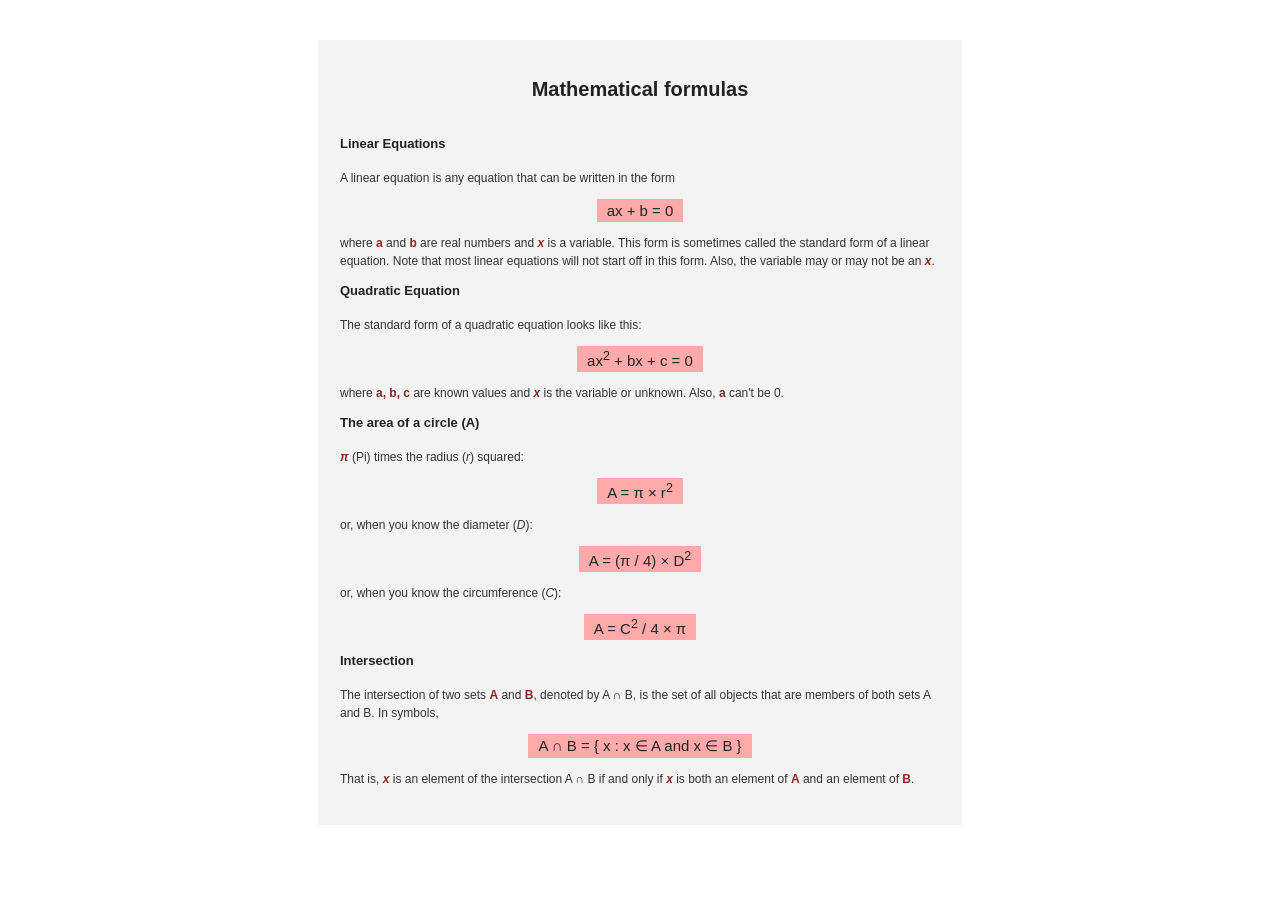
<file: formula.html>
<!DOCTYPE html>
<html lang="en">
<head>
    <meta charset="UTF-8">
    <meta name="viewport" content="width=device-width, initial-scale=1.0">
    <title>Mathematical Formulas</title>
    <link rel="stylesheet" href="formula.css">
</head>
<body>

    <main class="container">

        <h1>Mathematical formulas</h1>

        <section>
            <h3>Linear Equations</h3>

            <p>
                A linear equation is any equation that can be written in the form
            </p>

            <div class="formula">ax + b = 0</div>

            <p>
                where <strong>a</strong> and <strong>b</strong> are real numbers
                and <strong><i>x</i></strong> is a variable.
                This form is sometimes called the standard form of a linear equation.
                Note that most linear equations will not start off in this form.
                Also, the variable may or may not be an <strong><i>x</i></strong>.
            </p>
        </section>

        <section>
            <h3>Quadratic Equation</h3>

            <p>
                The standard form of a quadratic equation looks like this:
            </p>

            <div class="formula">ax<sup>2</sup> + bx + c = 0</div>

            <p>
                where <strong>a, b, c</strong> are known values and
                <strong><i>x</i></strong> is the variable or unknown.
                Also, <strong>a</strong> can't be 0.
            </p>
        </section>

        <section>
            <h3>The area of a circle (A)</h3>

            <p>
                <strong><i>π</i></strong> (Pi) times the radius (<i>r</i>) squared:
            </p>

            <div class="formula">A = π × r<sup>2</sup></div>

            <p>or, when you know the diameter (<i>D</i>):</p>

            <div class="formula">A = (π / 4) × D<sup>2</sup></div>

            <p>or, when you know the circumference (<i>C</i>):</p>

            <div class="formula">A = C<sup>2</sup> / 4 × π</div>
        </section>

        <section>
            <h3>Intersection</h3>

            <p>
                The intersection of two sets <strong>A</strong> and
                <strong>B</strong>, denoted by A ∩ B, is the set of all
                objects that are members of both sets A and B. In symbols,
            </p>

            <div class="formula">
                A ∩ B = { x : x ∈ A and x ∈ B }
            </div>

            <p>
                That is, <strong><i>x</i></strong> is an element of the
                intersection A ∩ B if and only if <strong><i>x</i></strong>
                is both an element of <strong>A</strong> and an element
                of <strong>B</strong>.
            </p>
        </section>

    </main>

</body>
</html>
</file>
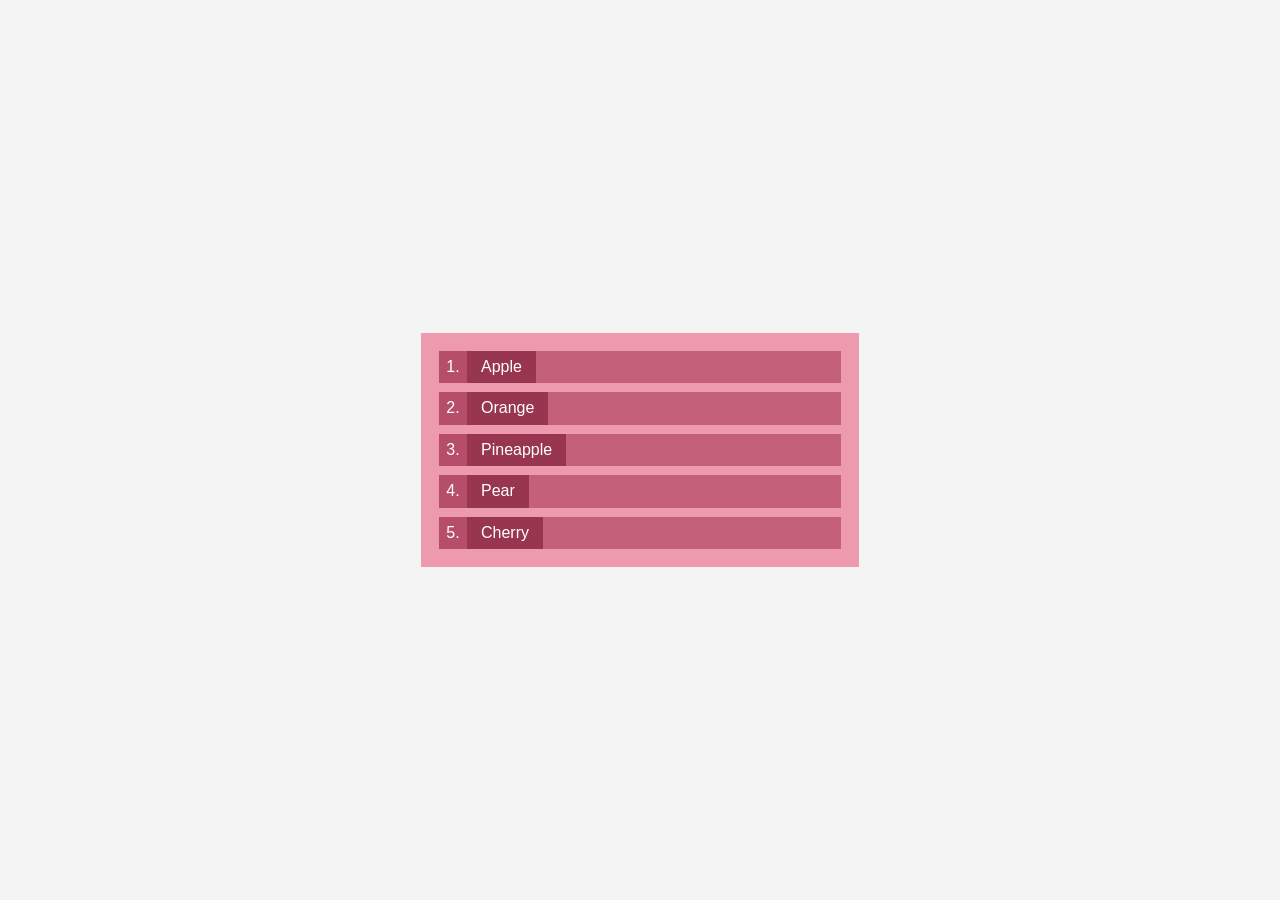
<file: fruit.html>
<!doctype html>
<html lang="en">
<head>
  <meta charset="utf-8">
  <meta name="viewport" content="width=device-width, initial-scale=1">
  <title>Fruit List</title>
  <style>
    * { box-sizing: border-box; }

    body {
      margin: 0;
      min-height: 100vh;
      display: grid;
      place-items: center;
      padding: 32px 18px;
      background: #f4f4f4;
      font: 16px/1.4 Arial, sans-serif;
    }

    .fruit-list {
      width: min(438px, 100%);
      margin: 0;
      padding: 18px;
      list-style: none;
      background: #ee9aae;
    }

    .fruit-list li {
      min-height: 29px;
      margin: 0 0 9px;
      padding: 0;
      color: #fff;
      background: #c46078;
    }

    .fruit-list li:last-child {
      margin-bottom: 0;
    }

    .number {
      display: inline-block;
      width: 28px;
      padding: 5px 0;
      text-align: center;
      background: #b64e69;
    }

    .fruit {
      display: inline-block;
      padding: 5px 14px;
      background: #98364f;
    }
  </style>
</head>
<body>
  <ol class="fruit-list" aria-label="Fruit">
    <li><span class="number">1.</span><span class="fruit">Apple</span></li>
    <li><span class="number">2.</span><span class="fruit">Orange</span></li>
    <li><span class="number">3.</span><span class="fruit">Pineapple</span></li>
    <li><span class="number">4.</span><span class="fruit">Pear</span></li>
    <li><span class="number">5.</span><span class="fruit">Cherry</span></li>
  </ol>
</body>
</html>
</file>
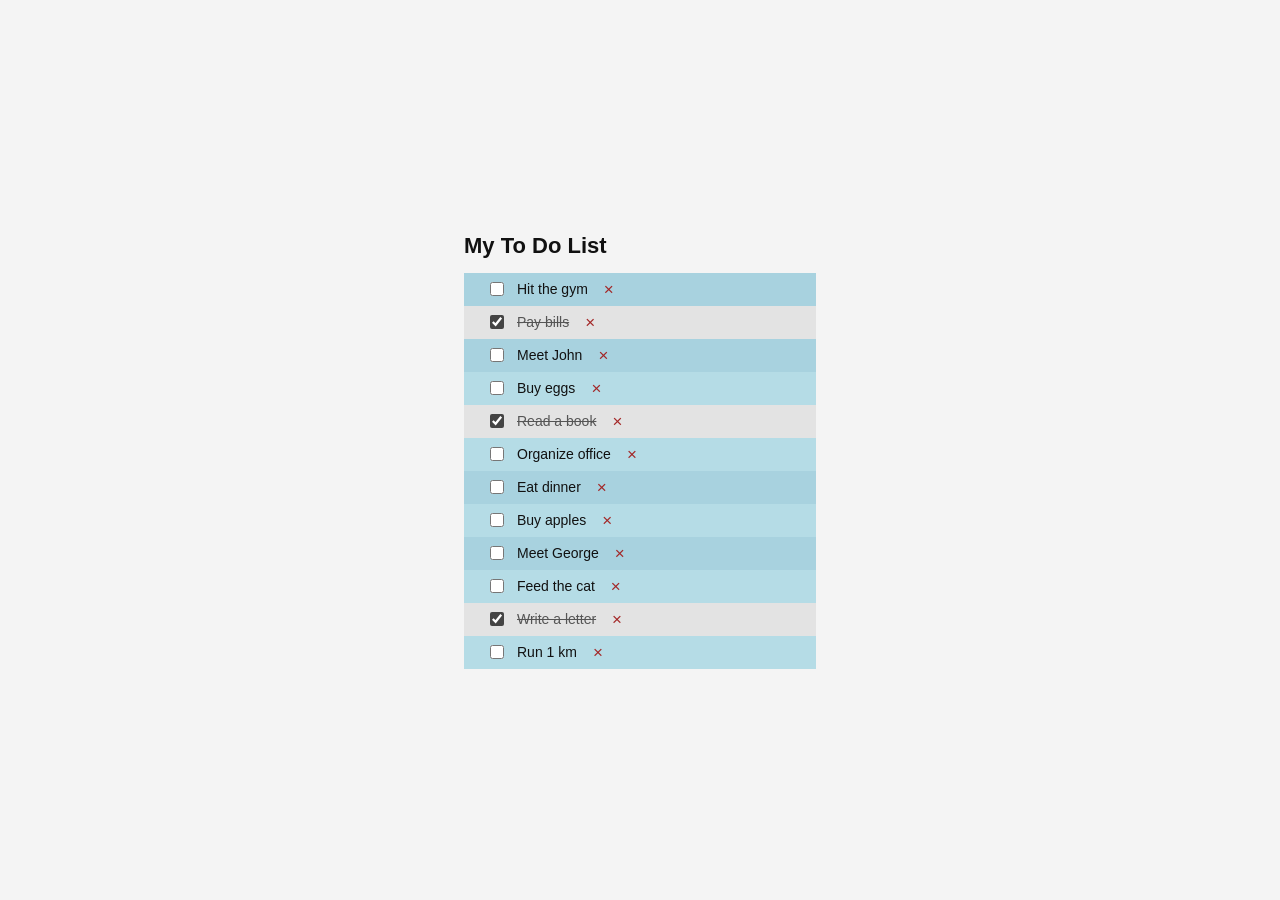
<file: fruit2.html>
<!doctype html>
<html lang="en">
<head>
  <meta charset="utf-8">
  <meta name="viewport" content="width=device-width, initial-scale=1">
  <title>My To Do List</title>
  <style>
    * { box-sizing: border-box; }

    body {
      margin: 0;
      min-height: 100vh;
      display: grid;
      place-items: center;
      padding: 28px 16px;
      background: #f4f4f4;
      color: #111;
      font: 14px/1.4 Arial, sans-serif;
    }

    main {
      width: min(352px, 100%);
    }

    h1 {
      margin: 0 0 11px;
      font-size: 22px;
    }

    ul {
      margin: 0;
      padding: 0;
      list-style: none;
    }

    li {
      display: flex;
      align-items: center;
      min-height: 33px;
      padding: 0 16px;
      background: #a8d2df;
    }

    li:nth-child(even) {
      background: #b5dce6;
    }

    li.done {
      background: #e3e3e3;
    }

    input {
      width: 14px;
      height: 14px;
      margin: 0 13px 0 10px;
      accent-color: #444;
      cursor: pointer;
    }

    label {
      flex: 0 1 auto;
      cursor: pointer;
    }

    .done label {
      color: #555;
      text-decoration: line-through;
    }

    button {
      margin-left: 12px;
      padding: 2px 4px;
      border: 0;
      background: transparent;
      color: #a32626;
      font-size: 17px;
      line-height: 1;
      cursor: pointer;
    }

    button:hover,
    button:focus-visible {
      color: #650d0d;
    }
  </style>
</head>
<body>
  <main>
    <h1>My To Do List</h1>

    <ul id="tasks" aria-label="Tasks">
      <li>
        <input id="task-1" type="checkbox">
        <label for="task-1">Hit the gym</label>
        <button type="button" aria-label="Remove Hit the gym">×</button>
      </li>
      <li class="done">
        <input id="task-2" type="checkbox" checked>
        <label for="task-2">Pay bills</label>
        <button type="button" aria-label="Remove Pay bills">×</button>
      </li>
      <li>
        <input id="task-3" type="checkbox">
        <label for="task-3">Meet John</label>
        <button type="button" aria-label="Remove Meet John">×</button>
      </li>
      <li>
        <input id="task-4" type="checkbox">
        <label for="task-4">Buy eggs</label>
        <button type="button" aria-label="Remove Buy eggs">×</button>
      </li>
      <li class="done">
        <input id="task-5" type="checkbox" checked>
        <label for="task-5">Read a book</label>
        <button type="button" aria-label="Remove Read a book">×</button>
      </li>
      <li>
        <input id="task-6" type="checkbox">
        <label for="task-6">Organize office</label>
        <button type="button" aria-label="Remove Organize office">×</button>
      </li>
      <li>
        <input id="task-7" type="checkbox">
        <label for="task-7">Eat dinner</label>
        <button type="button" aria-label="Remove Eat dinner">×</button>
      </li>
      <li>
        <input id="task-8" type="checkbox">
        <label for="task-8">Buy apples</label>
        <button type="button" aria-label="Remove Buy apples">×</button>
      </li>
      <li>
        <input id="task-9" type="checkbox">
        <label for="task-9">Meet George</label>
        <button type="button" aria-label="Remove Meet George">×</button>
      </li>
      <li>
        <input id="task-10" type="checkbox">
        <label for="task-10">Feed the cat</label>
        <button type="button" aria-label="Remove Feed the cat">×</button>
      </li>
      <li class="done">
        <input id="task-11" type="checkbox" checked>
        <label for="task-11">Write a letter</label>
        <button type="button" aria-label="Remove Write a letter">×</button>
      </li>
      <li>
        <input id="task-12" type="checkbox">
        <label for="task-12">Run 1 km</label>
        <button type="button" aria-label="Remove Run 1 km">×</button>
      </li>
    </ul>
  </main>

  <script>
    document.querySelectorAll("#tasks li").forEach((item) => {
      const checkbox = item.querySelector("input");

      checkbox.addEventListener("change", () => {
        item.classList.toggle("done", checkbox.checked);
      });

      item.querySelector("button").addEventListener("click", () => {
        item.remove();
      });
    });
  </script>
</body>
</html>
</file>
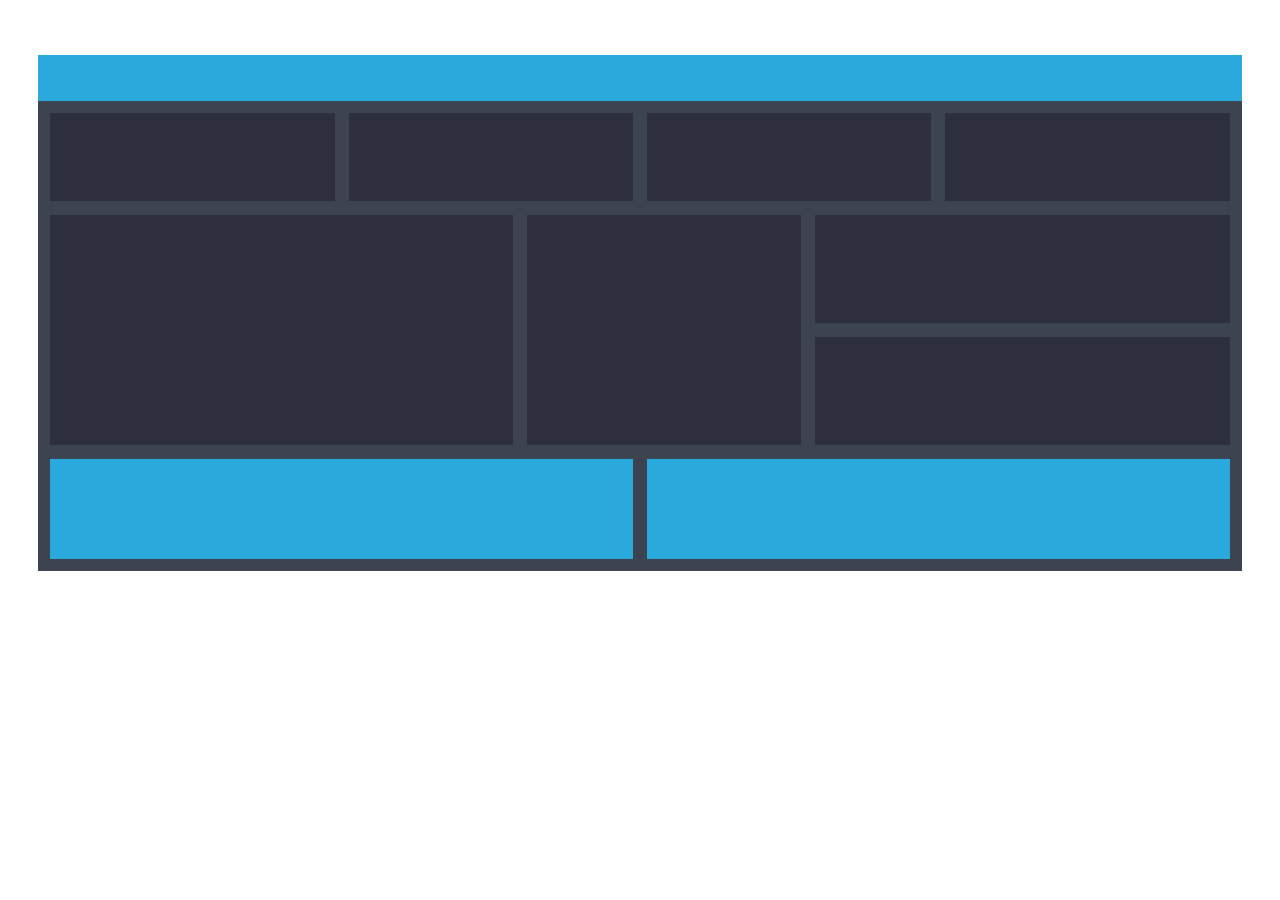
<file: maket2.html>
<!DOCTYPE html>
<html lang="ru">
<head>
  <meta charset="UTF-8">
  <meta name="viewport" content="width=device-width, initial-scale=1">
  <title>Макет с float</title>
  <link rel="stylesheet" href="maket2.css">
</head>
<body>
  <div class="page">
    <header class="header"></header>

    <main class="content">
      <section class="top-row">
        <div class="box"></div>
        <div class="box"></div>
        <div class="box"></div>
        <div class="box"></div>
      </section>

      <section class="middle-row">
        <div class="box large"></div>
        <div class="box tall"></div>
        <div class="right-column">
          <div class="box"></div>
          <div class="box"></div>
        </div>
      </section>

      <section class="bottom-row">
        <div class="box"></div>
        <div class="box"></div>
      </section>
    </main>
  </div>
</body>
</html>
</file>
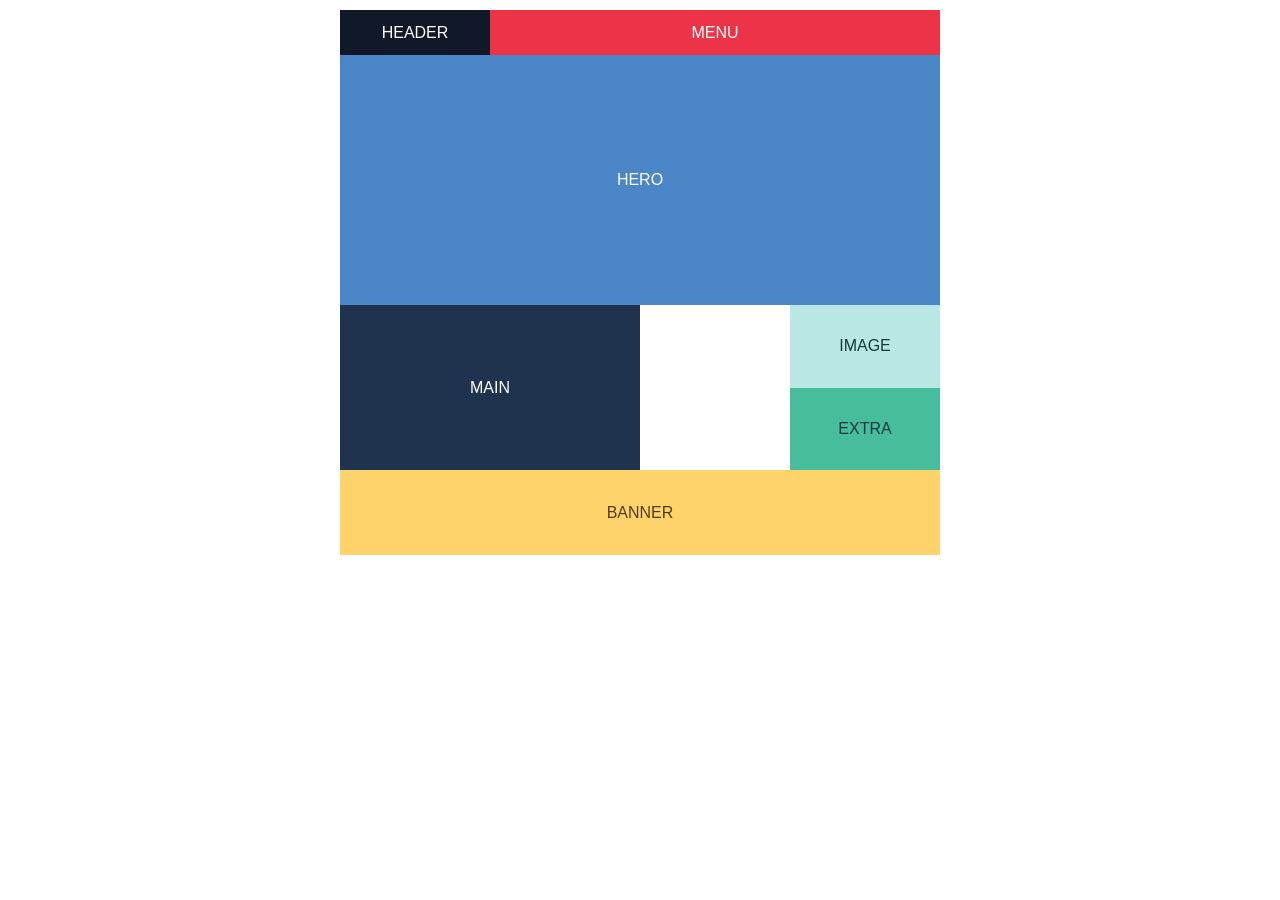
<file: maket3.html>
<!DOCTYPE html>
<html lang="ru">
<head>
  <meta charset="UTF-8">
  <meta name="viewport" content="width=device-width, initial-scale=1">
  <title>Flexbox-макет</title>
  <link rel="stylesheet" href="maket3.css">
</head>
<body>
  <div class="page">
    <header class="header">
      <div class="header-title">HEADER</div>
      <nav class="menu">MENU</nav>
    </header>

    <section class="hero">HERO</section>

    <main class="content">
      <section class="main">MAIN</section>
      <div class="empty"></div>
      <aside class="side">
        <div class="image">IMAGE</div>
        <div class="extra">EXTRA</div>
      </aside>
    </main>

    <footer class="banner">BANNER</footer>
  </div>
</body>
</html>
</file>
<file: papka.html>
<!DOCTYPE html> <html lang="ru"> <head> <meta charset="UTF-8"> <meta name="viewport" content="width=device-width, initial-scale=1.0"> <title>квадраты</title> <style> * { box-sizing: border-box; } body { margin: 0; min-height: 100vh; overflow: hidden; background: white; } .group { position: absolute; top: 100px; left: 100%; display: flex; align-items: center; animation: move-left 6s linear infinite; } .square { width: 180px; height: 140px; } .red { background: red; } .blue { background: blue; margin-left: -130px; margin-top: 75px; z-index: 1; } .green { background: green; margin-left: -90px; margin-top: 40px; z-index: 2; } @keyframes move-left { from { transform: translateX(0); } to { transform: translateX(-500px); } } </style> </head> <body> <div class="group"> <div class="square red"></div> <div class="square blue"></div> <div class="square green"></div> </div> </body> </html>
</file>
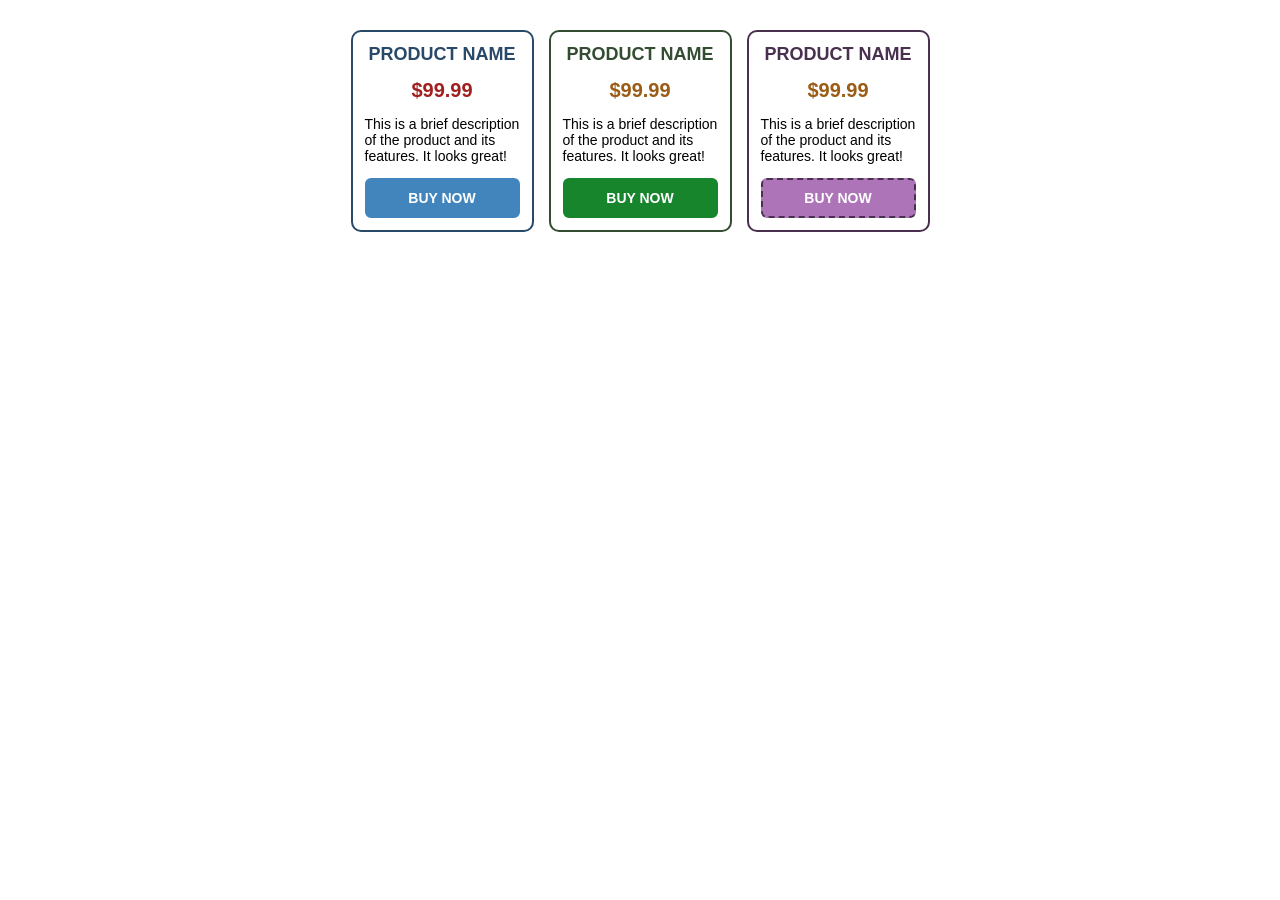
<file: product.html>
<!DOCTYPE html>
<html lang="en">
<head>
    <meta charset="UTF-8">
    <meta name="viewport" content="width=device-width, initial-scale=1.0">
    <title>Product Cards</title>
    <link rel="stylesheet" href="product.css">
</head>
<body>

    <main class="products">

        <!-- First product -->
        <div class="product-card blue">
            <h2>PRODUCT NAME</h2>
            <div class="price">$99.99</div>
            <p>
                This is a brief description of the product and its
                features. It looks great!
            </p>
            <button>BUY NOW</button>
        </div>

        <!-- Second product -->
        <div class="product-card green">
            <h2>PRODUCT NAME</h2>
            <div class="price">$99.99</div>
            <p>
                This is a brief description of the product and its
                features. It looks great!
            </p>
            <button>BUY NOW</button>
        </div>

        <!-- Third product -->
        <div class="product-card purple">
            <h2>PRODUCT NAME</h2>
            <div class="price">$99.99</div>
            <p>
                This is a brief description of the product and its
                features. It looks great!
            </p>
            <button>BUY NOW</button>
        </div>

    </main>

</body>
</html>
</file>
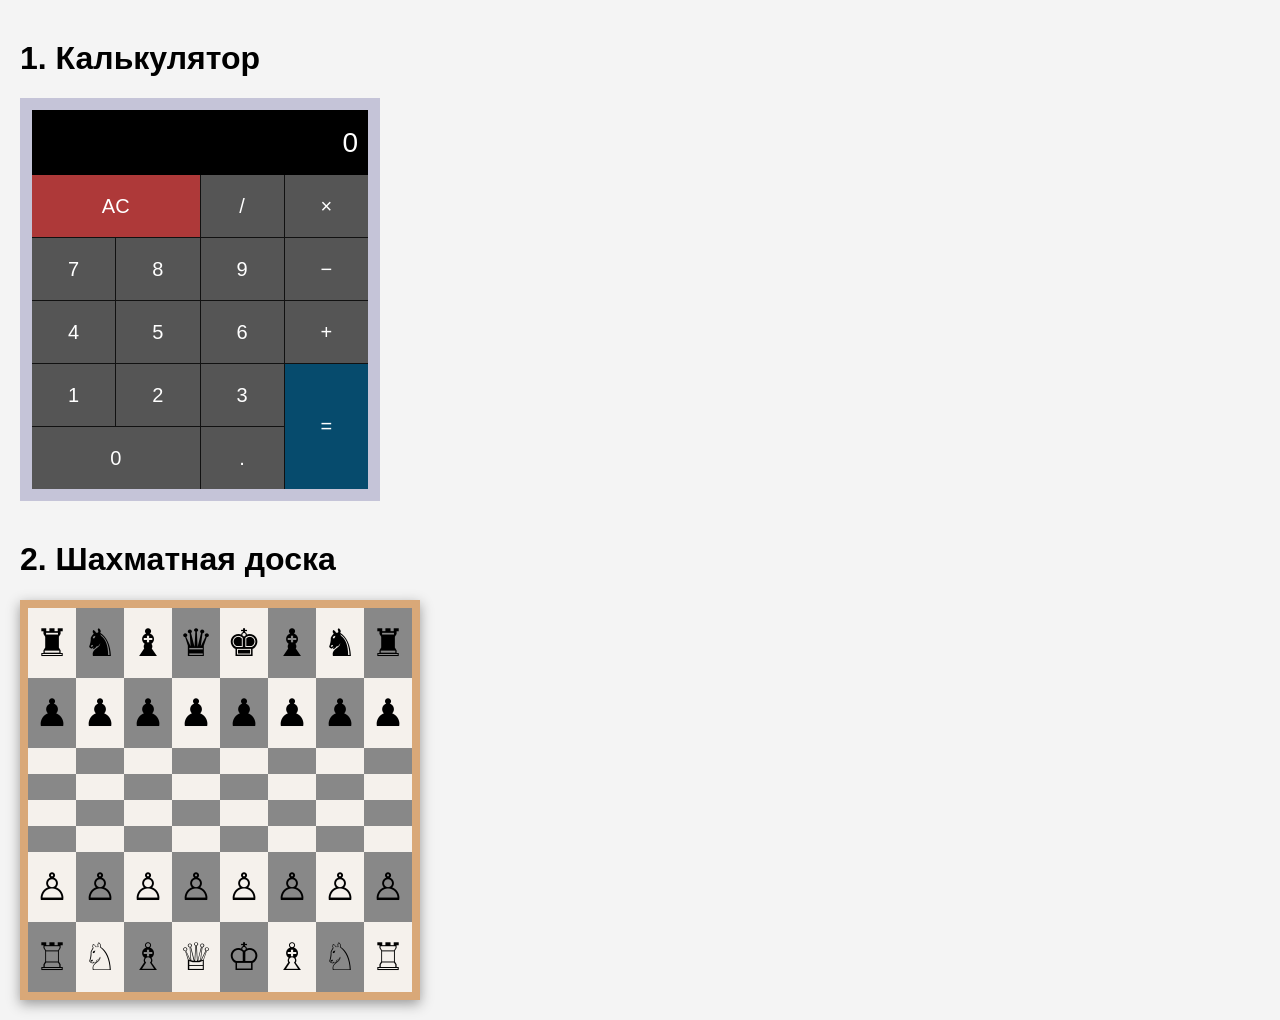
<file: shahmati.html>
<!DOCTYPE html>
<html lang="ru">
<head>
  <meta charset="UTF-8">
  <meta name="viewport" content="width=device-width, initial-scale=1">
  <title>Практика: Grid, калькулятор и шахматы</title>

  <style>
    * {
      box-sizing: border-box;
    }

    body {
      margin: 20px;
      font-family: Arial, sans-serif;
      background: #f4f4f4;
    }

    h1 {
      margin-top: 40px;
    }

    

    /* 1. Калькулятор */
    .calculator {
      width: min(360px, 100%);
      padding: 12px;
      background: #c5c4d8;
    }

    .display {
      display: flex;
      min-height: 65px;
      align-items: center;
      justify-content: flex-end;
      overflow: hidden;
      padding: 10px;
      background: #000;
      color: white;
      font-size: 28px;
    }

    .keys {
      display: grid;
      grid-template-columns: repeat(4, 1fr);
      grid-auto-rows: 62px;
      gap: 1px;
      background: #111;
    }

    .keys button {
      border: 0;
      background: #555;
      color: white;
      font-size: 20px;
      cursor: pointer;
    }

    .keys button:hover {
      background: #777;
    }

    .keys .clear {
      grid-column: span 2;
      background: #ae3939;
    }

    .keys .zero {
      grid-column: span 2;
    }

    .keys .equals {
      grid-column: 4;
      grid-row: 4 / span 2;
      background: #064b6d;
    }

    /* 2. Шахматная доска */
    .chess {
      display: grid;
      grid-template-columns: repeat(8, 1fr);
      width: min(400px, 100%);
      aspect-ratio: 1;
      border: 8px solid #d9a878;
      box-shadow: 0 4px 12px #999;
    }

    .square {
      display: grid;
      place-items: center;
      font-size: clamp(20px, 6vw, 38px);
    }

    .light { background: #f5f1ec; }
    .dark  { background: #888; }

    @media (max-width: 500px) {
      .layout {
        grid-template-rows: 40px 130px 120px 60px;
      }
    }
  </style>
</head>

<body>
  <h1>1. Калькулятор</h1>

  <section class="calculator">
    <div class="display" id="display">0</div>
    <div class="keys">
      <button class="clear" data-action="clear">AC</button>
      <button data-action="operator" data-value="/">/</button>
      <button data-action="operator" data-value="*">×</button>

      <button data-value="7">7</button>
      <button data-value="8">8</button>
      <button data-value="9">9</button>
      <button data-action="operator" data-value="-">−</button>

      <button data-value="4">4</button>
      <button data-value="5">5</button>
      <button data-value="6">6</button>
      <button data-action="operator" data-value="+">+</button>

      <button data-value="1">1</button>
      <button data-value="2">2</button>
      <button data-value="3">3</button>
      <button class="equals" data-action="equals">=</button>

      <button class="zero" data-value="0">0</button>
      <button data-action="decimal">.</button>
    </div>
  </section>

  <h1>2. Шахматная доска</h1>

  <section class="chess" id="chess"></section>

  <script>
    // Работа калькулятора
    const display = document.querySelector("#display");
    let current = "0";
    let previous = null;
    let operator = null;
    let shouldReset = false;

    function show(value) {
      display.textContent = value;
    }

    document.querySelector(".keys").addEventListener("click", (event) => {
      const button = event.target.closest("button");
      if (!button) return;

      const { action, value } = button.dataset;

      if (action === "clear") {
        current = "0";
        previous = null;
        operator = null;
        show(current);
        return;
      }

      if (action === "operator") {
        previous = Number(current);
        operator = value;
        shouldReset = true;
        return;
      }

      if (action === "decimal") {
        if (shouldReset) {
          current = "0";
          shouldReset = false;
        }
        if (!current.includes(".")) current += ".";
        show(current);
        return;
      }

      if (action === "equals") {
        if (operator === null || previous === null) return;

        const a = previous;
        const b = Number(current);
        let result;

        if (operator === "+") result = a + b;
        if (operator === "-") result = a - b;
        if (operator === "*") result = a * b;
        if (operator === "/") result = b === 0 ? "Ошибка" : a / b;

        current = String(result);
        previous = null;
        operator = null;
        shouldReset = true;
        show(current);
        return;
      }

      if (shouldReset) {
        current = value;
        shouldReset = false;
      } else {
        current = current === "0" ? value : current + value;
      }

      show(current);
    });

    // Создание доски и расстановка фигур Unicode
    const chess = document.querySelector("#chess");
    const board = [
      ["♜", "♞", "♝", "♛", "♚", "♝", "♞", "♜"],
      ["♟", "♟", "♟", "♟", "♟", "♟", "♟", "♟"],
      ["", "", "", "", "", "", "", ""],
      ["", "", "", "", "", "", "", ""],
      ["", "", "", "", "", "", "", ""],
      ["", "", "", "", "", "", "", ""],
      ["♙", "♙", "♙", "♙", "♙", "♙", "♙", "♙"],
      ["♖", "♘", "♗", "♕", "♔", "♗", "♘", "♖"]
    ];

    board.forEach((row, rowIndex) => {
      row.forEach((piece, columnIndex) => {
        const square = document.createElement("div");
        square.className =
          "square " + ((rowIndex + columnIndex) % 2 === 0 ? "light" : "dark");
        square.textContent = piece;
        chess.appendChild(square);
      });
    });
  </script>
</body>
</html>
</file>
<file: formula.css>
/* Основные настройки страницы */
body {
    margin: 0;
    padding: 40px 20px;
    font-family: Arial, sans-serif;
    background-color: white;
    color: #222;
}

/* Основной блок */
.container {
    max-width: 600px;
    margin: 0 auto;
    padding: 25px 22px;
    background-color: #f3f3f3;
}

/* Главный заголовок */
h1 {
    text-align: center;
    font-size: 20px;
    margin-bottom: 35px;
}

/* Заголовки разделов */
h3 {
    font-size: 13px;
    margin-bottom: 18px;
}

/* Обычный текст */
p {
    font-size: 12px;
    line-height: 1.5;
    color: #333;
}

/* Формулы */
.formula {
    display: table;
    margin: 10px auto 12px;
    padding: 3px 10px;
    background-color: #ffaaaa;
    font-size: 15px;
    text-align: center;
}

/* Выделение важных символов */
strong {
    color: #8b2929;
}
</file>
<file: maket2.css>
* {
  box-sizing: border-box;
  margin: 0;
  padding: 0;
}

.page {
  width: 94%;
  margin: 55px auto 0;
  background: #3c4351;
  padding: 0 12px;
}

.header {
  height: 46px;
  background: #29a9dc;
  margin: 0 -12px 12px;
}

.content {
  padding-bottom: 12px;
}

/* Четыре блока сверху */
.top-row {
  margin-bottom: 14px;
}

.top-row::after,
.middle-row::after,
.bottom-row::after {
  content: "";
  display: block;
  clear: both;
}

.top-row .box {
  float: left;
  width: calc((100% - 42px) / 4);
  height: 88px;
  margin-right: 14px;
}

.top-row .box:last-child {
  margin-right: 0;
}

/* Три колонки посередине */
.middle-row {
  margin-bottom: 14px;
}

.middle-row > .box,
.right-column {
  float: left;
  height: 230px;
  margin-right: 14px;
}

.middle-row .large {
  width: calc(40% - 9px);
}

.middle-row .tall {
  width: calc(24% - 9px);
}

.right-column {
  width: calc(36% - 10px);
  margin-right: 0;
}

.right-column .box {
  height: 108px;
  margin-bottom: 14px;
}

.right-column .box:last-child {
  margin-bottom: 0;
}

/* Два блока снизу */
.bottom-row .box {
  float: left;
  width: calc((100% - 14px) / 2);
  height: 100px;
  margin-right: 14px;
  background: #29a9dc;
}

.bottom-row .box:last-child {
  margin-right: 0;
}

/* Общий вид блоков */
.box {
  background: #2d303c;
}
</file>
<file: maket3.css>
* {
  box-sizing: border-box;
  margin: 0;
  padding: 0;
}

body {
  font-family: Arial, sans-serif;
}

.page {
  width: min(100%, 600px);
  margin: 10px auto;
  color: white;
  text-align: center;
}

.header {
  display: flex;
  height: 45px;
}

.header-title {
  display: flex;
  flex: 0 0 25%;
  align-items: center;
  justify-content: center;
  background: #111827;
}

.menu {
  display: flex;
  flex: 1;
  align-items: center;
  justify-content: center;
  background: #ed3348;
}

.hero {
  display: flex;
  height: 250px;
  align-items: center;
  justify-content: center;
  background: #4b86c6;
}

.content {
  display: flex;
  height: 165px;
}

.main {
  display: flex;
  flex: 0 0 50%;
  align-items: center;
  justify-content: center;
  background: #20334e;
}

.empty {
  flex: 0 0 25%;
  background: white;
}

.side {
  display: flex;
  flex: 1;
  flex-direction: column;
}

.image,
.extra {
  display: flex;
  flex: 1;
  align-items: center;
  justify-content: center;
  color: #173b3d;
}

.image {
  background: #b8e7e4;
}

.extra {
  background: #48bd9c;
}

.banner {
  display: flex;
  height: 85px;
  align-items: center;
  justify-content: center;
  color: #513d16;
  background: #ffd36c;
}
</file>
<file: product.css>
/* Main container */
body {
    margin: 0;
    padding: 30px;
    font-family: Arial, sans-serif;
    background-color: white;
}

/* Cards positioning */
.products {
    display: flex;
    justify-content: center;
    gap: 15px;
    flex-wrap: wrap;
}

/* Common card style */
.product-card {
    width: 155px;
    padding: 12px;
    border: 2px solid;
    border-radius: 10px;
}

/* Product title */
.product-card h2 {
    text-align: center;
    font-size: 18px;
    margin: 0 0 14px;
}

/* Product price */
.price {
    text-align: center;
    font-size: 20px;
    font-weight: bold;
    margin-bottom: 12px;
}

/* Product description */
.product-card p {
    font-size: 14px;
    line-height: 1.15;
    margin-bottom: 14px;
}

/* Buy button */
.product-card button {
    width: 100%;
    padding: 10px 5px;
    color: white;
    font-size: 14px;
    font-weight: bold;
    border: 2px solid;
    border-radius: 6px;
    cursor: pointer;
    transition: 0.3s;
}

/* Blue card */
.blue {
    border-color: #294968;
}

.blue h2 {
    color: #294968;
}

.blue .price {
    color: #a02020;
}

.blue button {
    background-color: #4285bd;
    border-color: #4285bd;
}

.blue button:hover {
    background-color: #245580;
}

/* Green card */
.green {
    border-color: #344d32;
}

.green h2 {
    color: #344d32;
}

.green .price {
    color: #9b5c16;
}

.green button {
    background-color: #16852c;
    border-color: #16852c;
}

.green button:hover {
    background-color: #0c4f19;
}

/* Purple card */
.purple {
    border-color: #49304e;
}

.purple h2 {
    color: #49304e;
}

.purple .price {
    color: #9b5c16;
}

.purple button {
    background-color: #ad75b8;
    border-color: #49304e;
    border-style: dashed;
}

.purple button:hover {
    background-color: #754080;
}
</file>
